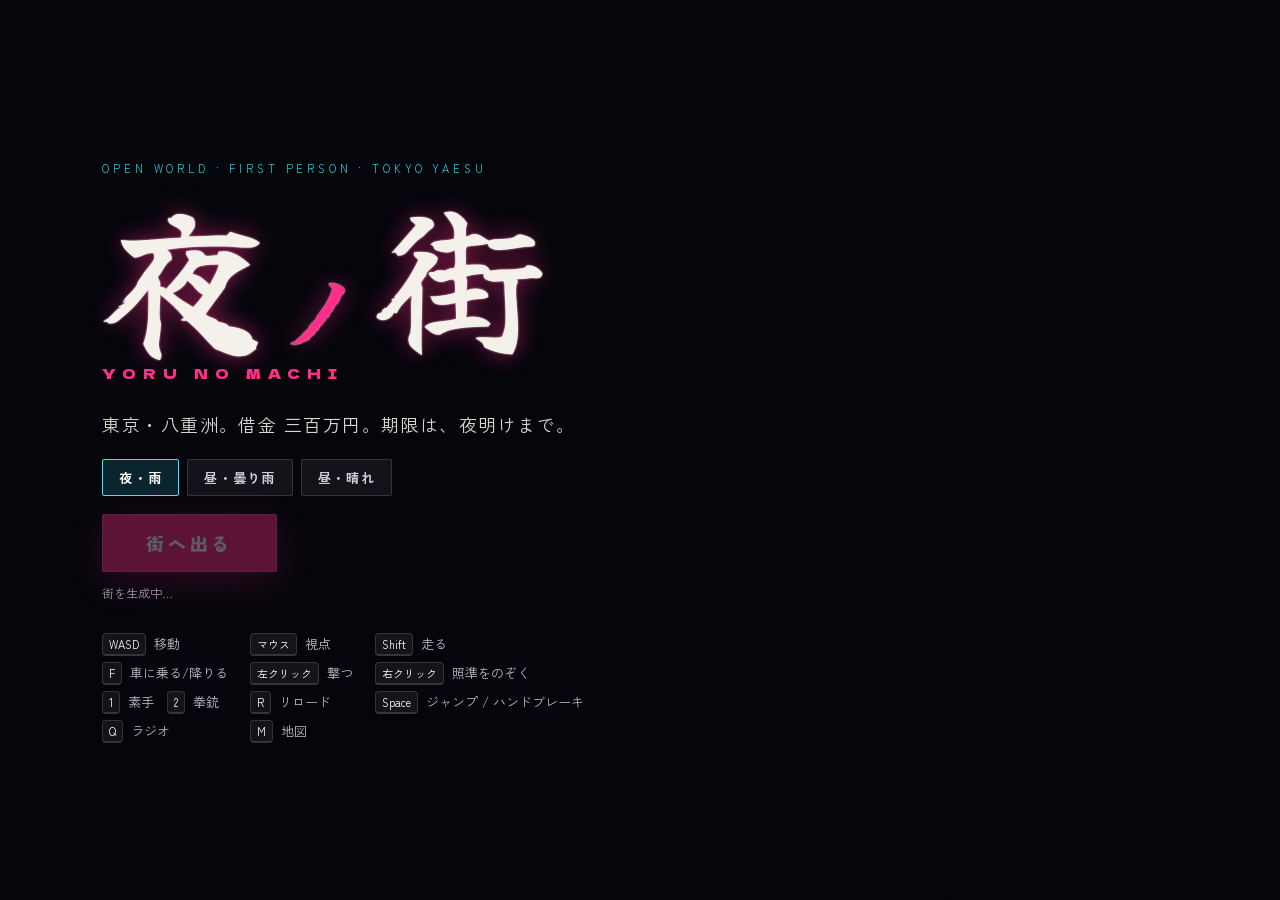
<file: index.html>
<!doctype html>
<html lang="ja">
<head>
<meta charset="utf-8">
<meta name="viewport" content="width=device-width, initial-scale=1">
<title>夜ノ街</title>
<link rel="preconnect" href="https://fonts.googleapis.com">
<link rel="preconnect" href="https://fonts.gstatic.com" crossorigin>
<link href="https://fonts.googleapis.com/css2?family=Dela+Gothic+One&family=Yuji+Syuku&family=Zen+Kaku+Gothic+New:wght@400;700;900&display=swap" rel="stylesheet">
<link rel="stylesheet" href="style.css">
<script type="importmap">
{ "imports": {
    "three": "./vendor/three/three.module.js",
    "three/addons/": "./vendor/three/addons/"
} }
</script>
</head>
<body>
<canvas id="c"></canvas>

<!-- HUD -->
<div id="hud" class="hidden">
  <div id="topright">
    <div id="clock">23:00</div>
    <div id="money">¥0</div>
    <div id="wanted"></div>
  </div>
  <div id="topleft">
    <div id="mission" class="off"><div class="m-title"></div><div class="m-body"></div><div class="m-timer"></div></div>
  </div>
  <div id="crosshair"></div>
  <div id="hitmarker"></div>
  <div id="prompt"></div>
  <div id="subtitle"></div>
  <div id="toasts"></div>
  <div id="bottomleft">
    <canvas id="minimap" width="220" height="220"></canvas>
    <div id="bars">
      <div class="bar"><span>体力</span><i id="hp"></i></div>
      <div class="bar car"><span>車体</span><i id="carhp"></i></div>
    </div>
    <div id="area"></div>
  </div>
  <div id="bottomright">
    <div id="speed"><b>0</b><small>km/h</small></div>
    <div id="radio"></div>
    <div id="ammo"><b>12</b><small>/ 48</small></div>
  </div>
  <div id="arrest"><div class="label">逮捕まで</div><div class="track"><i></i></div></div>
  <div id="vignette"></div>
</div>

<!-- 大きな演出テキスト(逮捕/病院送り/ミッション達成) -->
<div id="bigtext" class="hidden"><div class="main"></div><div class="sub"></div></div>

<!-- タイトル -->
<div id="title">
  <div class="title-inner">
    <div class="kicker">OPEN WORLD · FIRST PERSON · TOKYO YAESU</div>
    <h1><span>夜</span><span class="no">ノ</span><span>街</span></h1>
    <div class="en">YORU NO MACHI</div>
    <p class="tagline">東京・八重洲。借金 三百万円。期限は、夜明けまで。</p>
    <div class="mode"><button data-mode="night" class="on">夜・雨</button><button data-mode="day">昼・曇り雨</button><button data-mode="sun">昼・晴れ</button></div>
    <button id="start">街へ出る</button>
    <div class="loading" id="loading">アセット読み込み中…</div>
    <div class="controls">
      <div><kbd>WASD</kbd>移動</div><div><kbd>マウス</kbd>視点</div><div><kbd>Shift</kbd>走る</div>
      <div><kbd>F</kbd>車に乗る/降りる</div><div><kbd>左クリック</kbd>撃つ</div><div><kbd>右クリック</kbd>照準をのぞく</div><div><kbd>1</kbd>素手　<kbd>2</kbd>拳銃</div><div><kbd>R</kbd>リロード</div>
      <div><kbd>Space</kbd>ジャンプ / ハンドブレーキ</div><div><kbd>Q</kbd>ラジオ</div><div><kbd>M</kbd>地図</div>
    </div>
  </div>
</div>

<!-- ポーズ / 全体地図 -->
<div id="pause" class="hidden">
  <div class="panel">
    <h2>一時停止</h2>
    <canvas id="bigmap" width="560" height="560"></canvas>
    <div class="legend"><span class="lg job"></span>仕事 <span class="lg shop"></span>解体屋 <span class="lg koban"></span>交番 <span class="lg you"></span>現在地</div>
    <p class="hint">クリックで再開</p>
  </div>
</div>

<script type="module" src="src/main.js"></script>
</body>
</html>
</file>
<file: style.css>
:root {
  --pink: #ff2e88;
  --cyan: #35e8ff;
  --amber: #ffb62e;
  --ink: #0b0c14;
  --paper: #f3f1ea;
  --glass: rgba(10, 12, 22, 0.55);
  --line: rgba(255, 255, 255, 0.14);
}
* { box-sizing: border-box; }
html, body { margin: 0; height: 100%; overflow: hidden; background: #05060b; color: var(--paper);
  font-family: "Zen Kaku Gothic New", system-ui, sans-serif; user-select: none; }
#c { position: fixed; inset: 0; width: 100%; height: 100%; display: block; }
.hidden { display: none !important; }
kbd { font-family: inherit; font-size: 11px; padding: 2px 6px; border: 1px solid var(--line); border-bottom-width: 2px;
  border-radius: 4px; margin-right: 8px; background: rgba(255,255,255,0.06); color: #fff; }

/* ---------------- タイトル ---------------- */
#title { position: fixed; inset: 0; display: flex; align-items: center; padding: 0 8vw;
  background: linear-gradient(90deg, rgba(5,6,11,0.92) 0%, rgba(5,6,11,0.6) 45%, rgba(5,6,11,0) 75%); z-index: 20;
  transition: opacity .8s ease; }
#title.fade { opacity: 0; pointer-events: none; }
.title-inner { max-width: 560px; }
.kicker { letter-spacing: .35em; font-size: 11px; color: var(--cyan); opacity: .85; }
#title h1 { font-family: "Yuji Syuku", serif; font-weight: 400; font-size: clamp(88px, 13vw, 170px); line-height: 1;
  margin: 14px 0 0; display: flex; align-items: baseline; gap: .02em;
  text-shadow: 0 0 24px rgba(255,46,136,.55), 0 0 2px #fff; }
#title h1 .no { font-size: .55em; color: var(--pink); margin: 0 .05em; }
.en { font-family: "Dela Gothic One"; letter-spacing: .5em; font-size: 14px; color: var(--pink); margin-top: 6px; }
.tagline { font-size: 18px; margin: 28px 0 30px; color: #d8d6cf; letter-spacing: .08em; }
#start { font: 900 18px "Zen Kaku Gothic New"; letter-spacing: .2em; padding: 16px 44px; color: #fff; cursor: pointer;
  background: var(--pink); border: 0; border-radius: 2px; box-shadow: 0 0 0 1px rgba(255,255,255,.2) inset, 0 10px 40px rgba(255,46,136,.45);
  transition: transform .15s, box-shadow .15s, opacity .3s; }
#start:hover { transform: translateY(-2px); box-shadow: 0 0 0 1px rgba(255,255,255,.35) inset, 0 14px 50px rgba(255,46,136,.7); }
#start:disabled { opacity: .35; cursor: wait; transform: none; }
.loading { font-size: 12px; margin-top: 12px; color: #9a98a8; height: 16px; }
.controls { margin-top: 34px; display: grid; grid-template-columns: repeat(3, auto); gap: 10px 22px; font-size: 13px; color: #bcbac6; }

/* ---------------- HUD ---------------- */
#hud { position: fixed; inset: 0; pointer-events: none; z-index: 10; }
#topright { position: absolute; top: 24px; right: 30px; text-align: right; }
#clock { font: 400 15px "Dela Gothic One"; letter-spacing: .15em; color: #cfcde0; }
#clock small { font-family: "Zen Kaku Gothic New"; font-size: 11px; letter-spacing: .05em; color: #8f8da3; margin-left: 8px; }
#money { font: 400 38px "Dela Gothic One"; color: #7dff9b; text-shadow: 0 2px 0 #062a12, 0 0 18px rgba(125,255,155,.35); margin-top: 2px; }
#money .goal { font: 700 12px "Zen Kaku Gothic New"; color: #aeb7b0; display: block; letter-spacing: .08em; text-shadow: none; }
#money.flash { animation: moneyflash .6s; }
@keyframes moneyflash { 0% { transform: scale(1.18); color: #fff; } 100% { transform: scale(1); } }
#wanted { margin-top: 6px; font-size: 28px; letter-spacing: 4px; height: 34px; }
#wanted .s { color: rgba(255,255,255,.14); }
#wanted .s.on { color: #fff; text-shadow: 0 0 10px rgba(255,255,255,.8); }
#wanted.blink .s.on { animation: starblink .5s steps(2) infinite; }
@keyframes starblink { 50% { opacity: .25; } }

#topleft { position: absolute; top: 24px; left: 30px; max-width: 380px; }
#mission { background: var(--glass); border-left: 3px solid var(--amber); padding: 12px 16px; backdrop-filter: blur(6px);
  transition: opacity .3s; }
#mission:empty, #mission.off { opacity: 0; }
#mission .m-title { font: 400 13px "Dela Gothic One"; color: var(--amber); letter-spacing: .12em; }
#mission .m-body { font-size: 15px; margin-top: 4px; line-height: 1.5; }
#mission .m-timer { font: 400 22px "Dela Gothic One"; margin-top: 4px; color: #fff; }
#mission .m-timer.low { color: #ff5a5a; }

#crosshair { position: absolute; left: 50%; top: 50%; width: 22px; height: 22px; margin: -11px 0 0 -11px; }
#crosshair::before, #crosshair::after { content: ""; position: absolute; background: rgba(255,255,255,.85); box-shadow: 0 0 2px #000; }
#crosshair::before { left: 10px; top: 3px; width: 2px; height: 16px; clip-path: polygon(0 0,100% 0,100% 35%,0 35%,0 65%,100% 65%,100% 100%,0 100%); }
#crosshair::after { top: 10px; left: 3px; height: 2px; width: 16px; clip-path: polygon(0 0,35% 0,35% 100%,0 100%,0 0,65% 0,100% 0,100% 100%,65% 100%); }
#crosshair.car { opacity: 0; }
#hitmarker { position: absolute; left: 50%; top: 50%; width: 30px; height: 30px; margin: -15px 0 0 -15px; opacity: 0;
  background: conic-gradient(from 45deg, #fff 0 4%, transparent 4% 25%, #fff 25% 29%, transparent 29% 50%, #fff 50% 54%, transparent 54% 75%, #fff 75% 79%, transparent 79%);
  -webkit-mask: radial-gradient(circle, transparent 7px, #000 8px, #000 14px, transparent 15px); mask: radial-gradient(circle, transparent 7px, #000 8px, #000 14px, transparent 15px); }
#hitmarker.on { animation: hit .25s ease-out; }
@keyframes hit { 0% { opacity: 1; transform: scale(.7); } 100% { opacity: 0; transform: scale(1.2); } }

#prompt { position: absolute; left: 50%; top: 62%; transform: translateX(-50%); font-size: 15px; padding: 8px 16px;
  background: var(--glass); border: 1px solid var(--line); border-radius: 3px; opacity: 0; transition: opacity .2s; white-space: nowrap; }
#prompt.on { opacity: 1; }
#prompt kbd { background: #fff; color: #000; }

#subtitle { position: absolute; left: 50%; bottom: 150px; transform: translateX(-50%); max-width: 70vw; text-align: center;
  font-size: 21px; font-weight: 700; text-shadow: 0 2px 4px #000, 0 0 12px rgba(0,0,0,.9); transition: opacity .3s; opacity: 0; }
#subtitle.on { opacity: 1; }
#subtitle .who { color: var(--amber); margin-right: .5em; }

#toasts { position: absolute; top: 150px; right: 30px; display: flex; flex-direction: column; align-items: flex-end; gap: 6px; }
.toast { background: var(--glass); border-right: 3px solid var(--cyan); padding: 7px 14px; font-size: 14px; font-weight: 700;
  animation: toastin .25s ease-out, toastout .4s ease-in 2.8s forwards; }
.toast.money { border-color: #7dff9b; }
.toast.bad { border-color: #ff4d6a; }
@keyframes toastin { from { transform: translateX(30px); opacity: 0; } }
@keyframes toastout { to { transform: translateX(30px); opacity: 0; } }

#bottomleft { position: absolute; left: 26px; bottom: 24px; }
#minimap { width: 220px; height: 220px; border-radius: 50%; display: block;
  box-shadow: 0 0 0 2px rgba(255,255,255,.18), 0 0 0 6px rgba(0,0,0,.35), 0 10px 30px rgba(0,0,0,.6); }
#bars { width: 220px; margin-top: 12px; display: flex; flex-direction: column; gap: 6px; }
.bar { display: flex; align-items: center; gap: 8px; font-size: 11px; color: #bbb; }
.bar span { width: 28px; }
.bar i { flex: 1; height: 5px; background: #7dff9b; transform-origin: left; box-shadow: 0 0 8px rgba(125,255,155,.5); display: block; }
.bar.car { display: none; }
.bar.car i { background: var(--cyan); box-shadow: 0 0 8px rgba(53,232,255,.5); }
body.driving .bar.car { display: flex; }
#area { font: 400 14px "Dela Gothic One"; margin-top: 8px; letter-spacing: .15em; color: #e7e5f0; text-shadow: 0 1px 3px #000; }

#bottomright { position: absolute; right: 30px; bottom: 26px; text-align: right; }
#speed { display: none; font: 400 56px "Dela Gothic One"; line-height: 1; text-shadow: 0 0 16px rgba(53,232,255,.5); }
#speed small { font-size: 14px; margin-left: 6px; color: var(--cyan); }
body.driving #speed { display: block; }
#radio { font-size: 13px; color: var(--pink); margin-top: 8px; min-height: 18px; letter-spacing: .08em; }
#ammo { font: 400 40px "Dela Gothic One"; }
#ammo small { font-size: 16px; color: #9a98a8; }
body.driving #ammo { display: none; }

#arrest { position: absolute; left: 50%; top: 30%; transform: translateX(-50%); text-align: center; opacity: 0; transition: opacity .2s; }
#arrest.on { opacity: 1; }
#arrest .label { font: 400 18px "Dela Gothic One"; color: #ff5a6e; letter-spacing: .3em; text-shadow: 0 0 10px rgba(255,0,40,.6); }
#arrest .track { width: 260px; height: 6px; background: rgba(255,255,255,.15); margin-top: 8px; }
#arrest .track i { display: block; height: 100%; width: 0; background: #ff3d57; }

#vignette { position: absolute; inset: 0; pointer-events: none; opacity: 0;
  background: radial-gradient(ellipse at center, transparent 45%, rgba(170,0,20,.65) 100%); transition: opacity .2s; }

/* ---------------- 大きな演出 ---------------- */
#bigtext { position: fixed; inset: 0; z-index: 15; display: flex; flex-direction: column; align-items: center; justify-content: center;
  pointer-events: none; background: radial-gradient(ellipse at center, rgba(0,0,0,.25), rgba(0,0,0,.75)); }
#bigtext .main { font-family: "Yuji Syuku"; font-size: clamp(90px, 14vw, 190px); color: #fff; animation: bigin 1.2s cubic-bezier(.2,.9,.2,1);
  text-shadow: 0 0 30px rgba(0,0,0,.8); }
#bigtext .sub { font: 400 20px "Dela Gothic One"; letter-spacing: .3em; margin-top: 10px; color: #ddd; }
#bigtext.red .main { color: #ff3a4f; }
#bigtext.gold .main { color: #ffd35a; text-shadow: 0 0 40px rgba(255,190,50,.6); }
@keyframes bigin { from { transform: scale(1.4); opacity: 0; letter-spacing: .3em; filter: blur(8px); } }

/* ---------------- ポーズ ---------------- */
#pause { position: fixed; inset: 0; z-index: 30; background: rgba(4,5,10,.8); display: flex; align-items: center; justify-content: center;
  backdrop-filter: blur(4px); }
#pause .panel { text-align: center; }
#pause h2 { font: 400 26px "Dela Gothic One"; letter-spacing: .4em; margin: 0 0 16px; }
#bigmap { width: min(560px, 70vh); height: min(560px, 70vh); border: 1px solid var(--line); background: #0a0b12; }
.legend { margin-top: 12px; font-size: 13px; color: #bbb; display: flex; gap: 8px; justify-content: center; align-items: center; }
.lg { width: 10px; height: 10px; display: inline-block; border-radius: 50%; margin-left: 10px; }
.lg.job { background: var(--amber); } .lg.shop { background: #b36bff; } .lg.koban { background: #4d8dff; } .lg.you { background: #fff; }
.hint { color: #888; font-size: 13px; }

/* 照準器を覗いている間は十字線を消す */
body.aiming #crosshair { opacity: 0; }
#crosshair { transition: opacity .12s; }

/* 時間帯の切り替え */
.mode { display: flex; gap: 8px; margin: -8px 0 18px; }
.mode button { font: 700 13px "Zen Kaku Gothic New"; letter-spacing: .1em; padding: 8px 16px; border-radius: 2px; cursor: pointer;
  color: #cfcde0; background: rgba(255,255,255,.06); border: 1px solid var(--line); }
.mode button.on { color: #fff; border-color: var(--cyan); background: rgba(53,232,255,.14); }
.mode button:focus-visible, #start:focus-visible { outline: 2px solid var(--cyan); outline-offset: 2px; }
</file>
